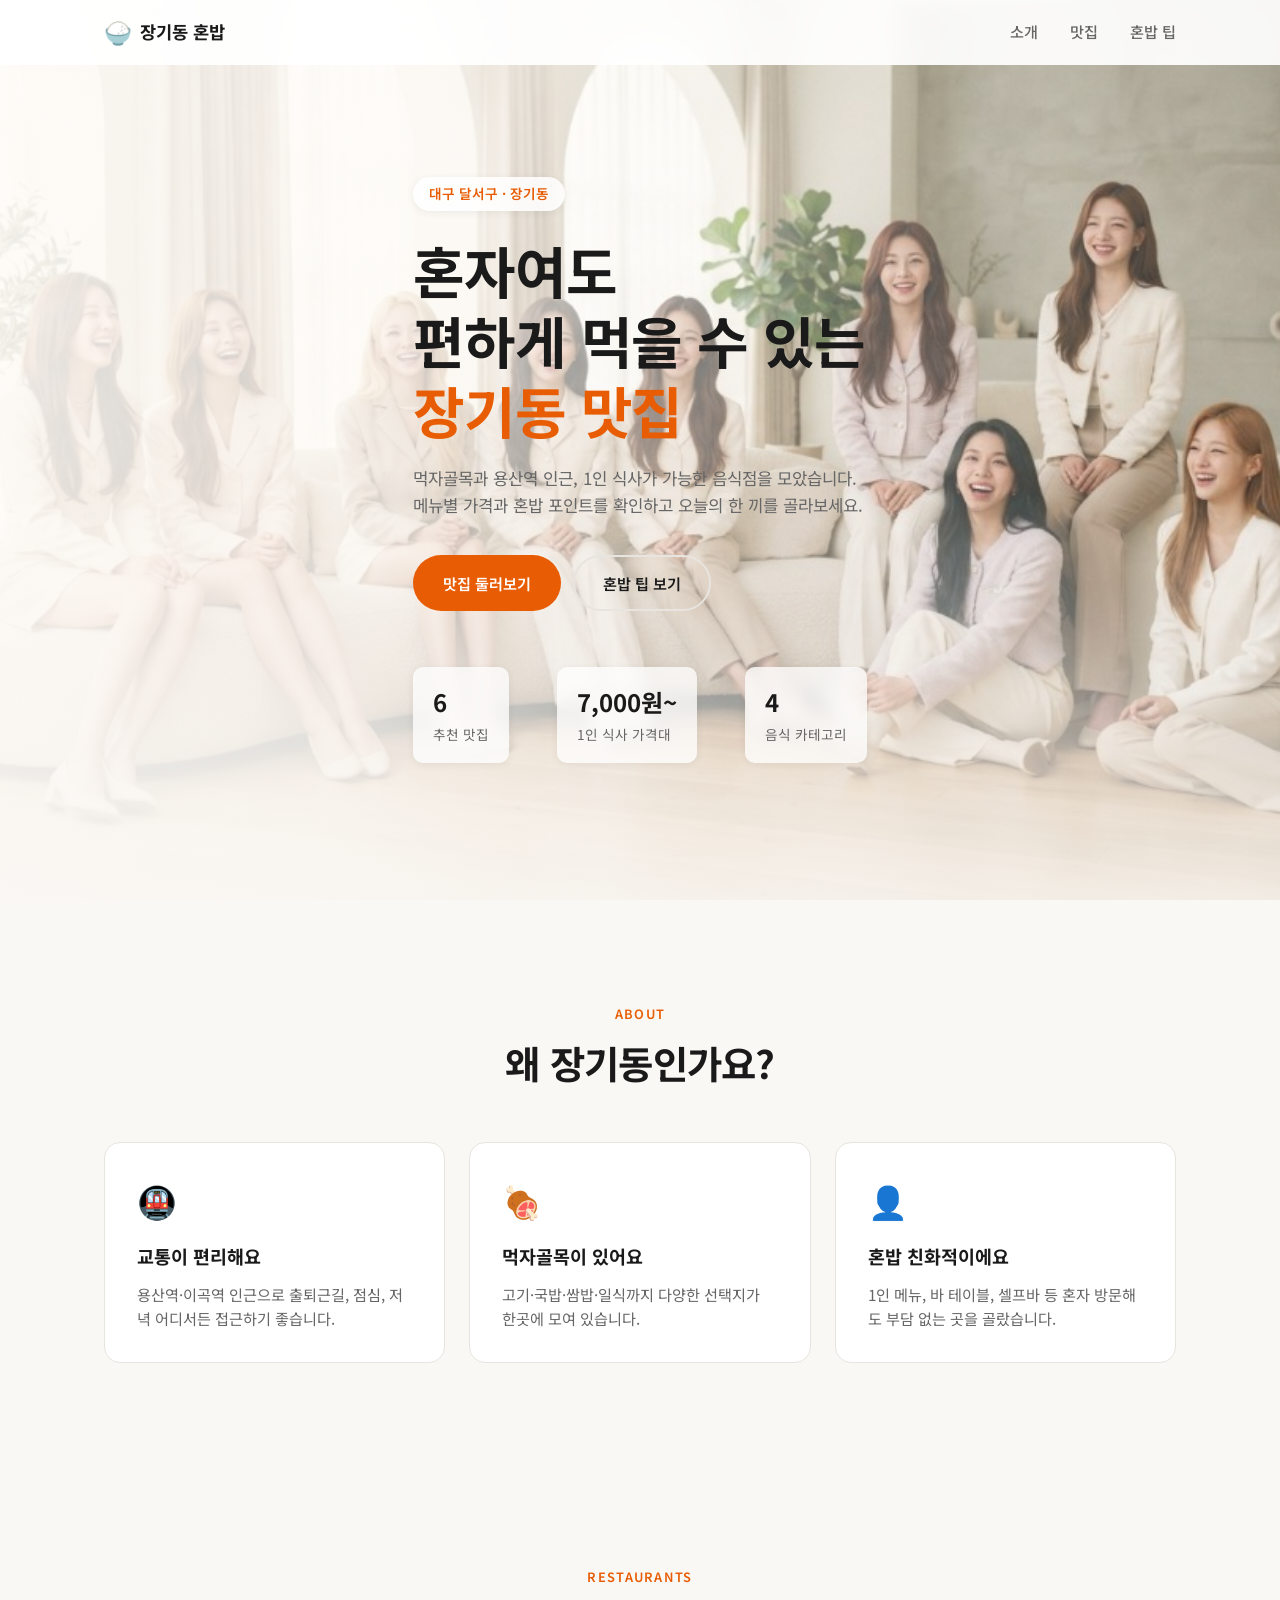
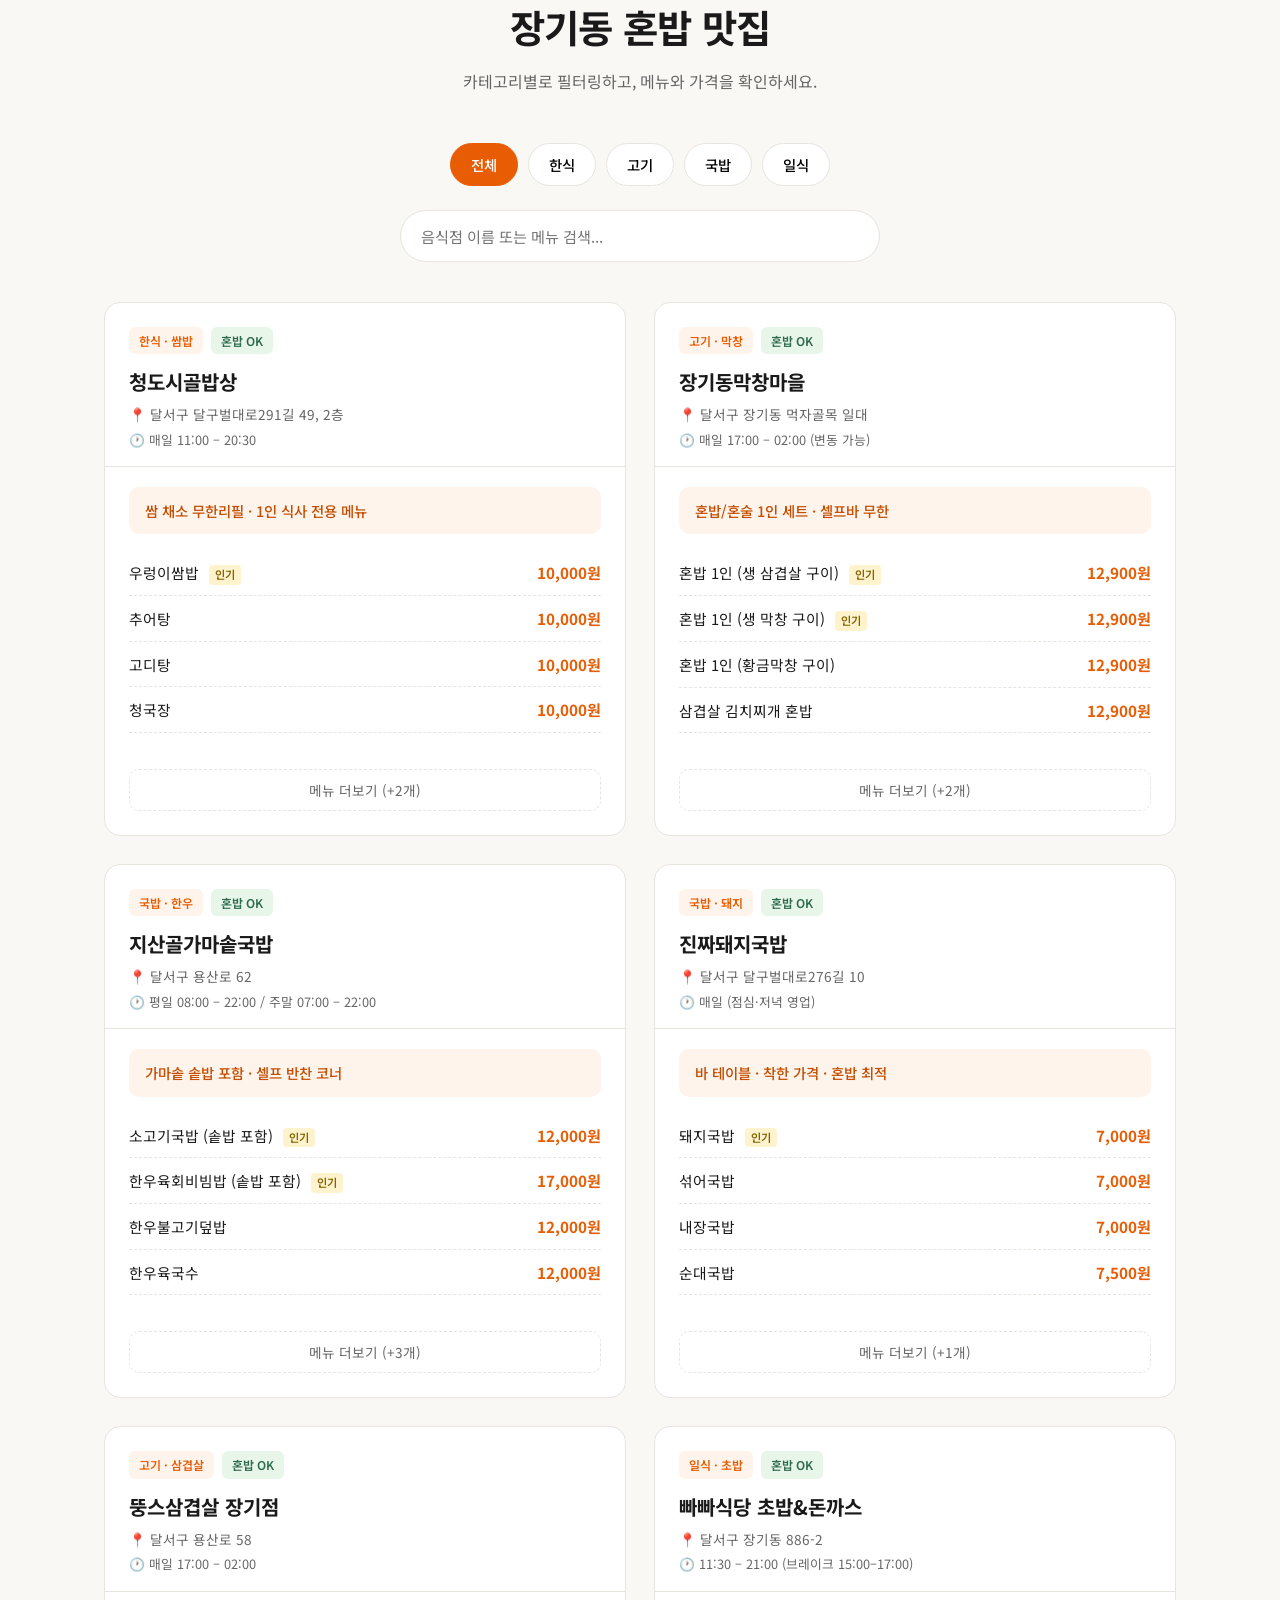
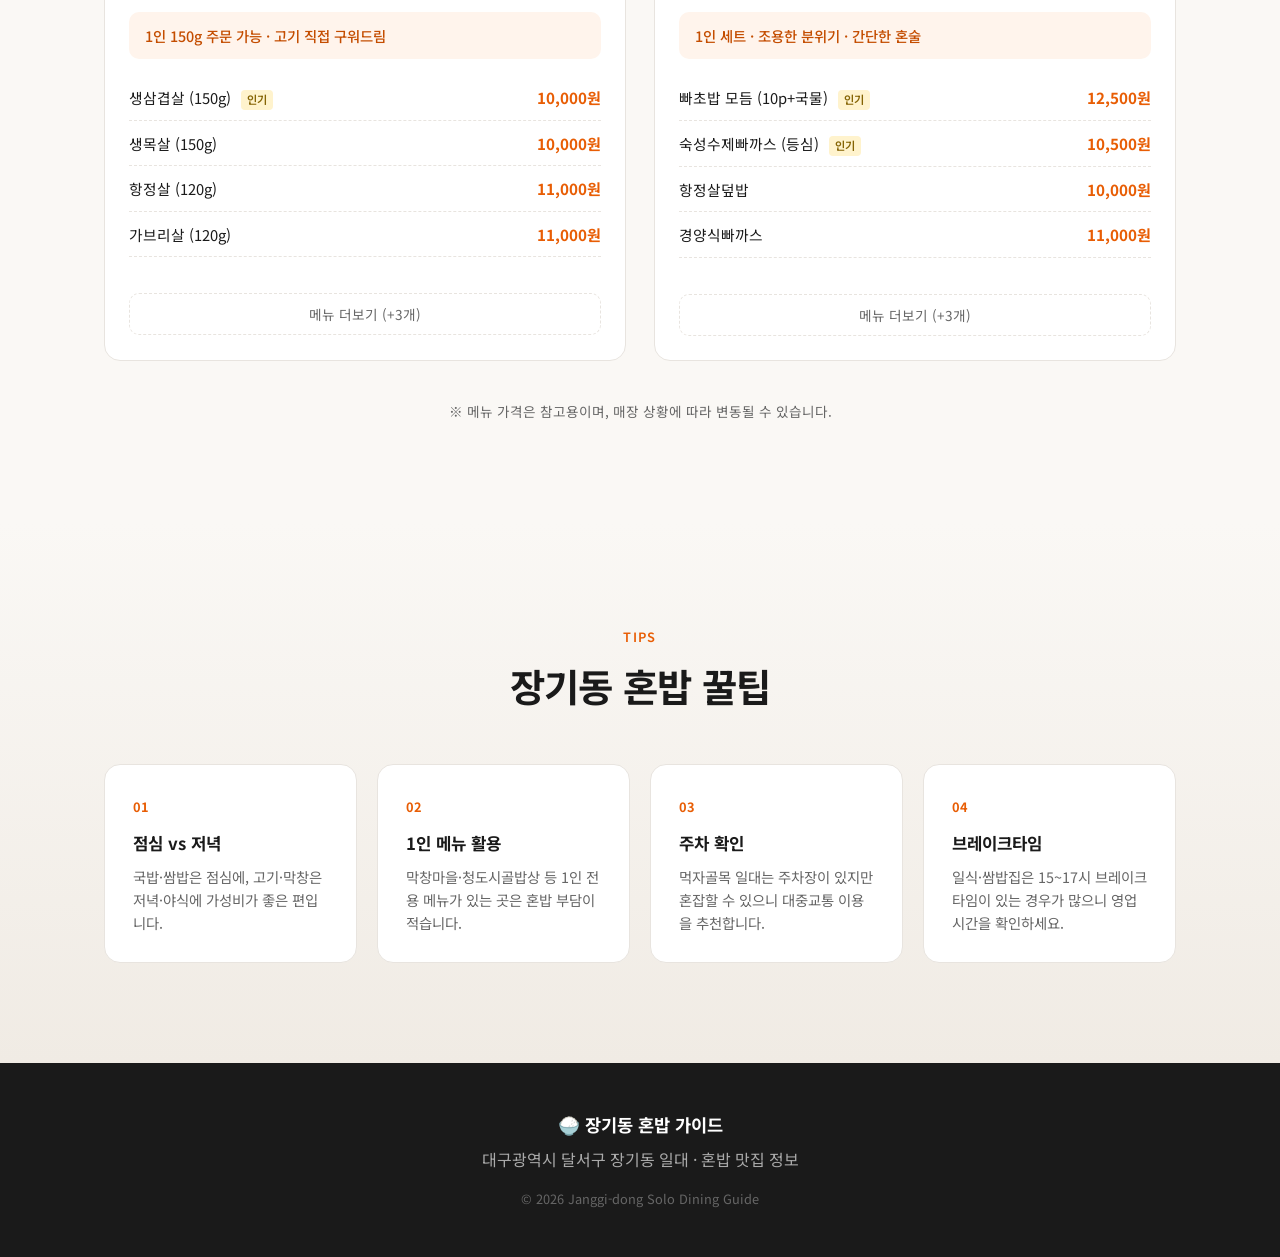
<file: index.html>
<!DOCTYPE html>
<html lang="ko">
<head>
  <meta charset="UTF-8">
  <meta name="viewport" content="width=device-width, initial-scale=1.0">
  <meta name="description" content="대구 달서구 장기동 근처 혼밥하기 좋은 음식점과 메뉴 가격을 한눈에 확인하세요.">
  <title>장기동 혼밥 맛집 가이드 | 대구 달서구</title>
  <link rel="preconnect" href="https://fonts.googleapis.com">
  <link rel="preconnect" href="https://fonts.gstatic.com" crossorigin>
  <link href="https://fonts.googleapis.com/css2?family=Noto+Sans+KR:wght@400;500;600;700&display=swap" rel="stylesheet">
  <link rel="stylesheet" href="css/style.css">
</head>
<body>
  <header class="header" id="header">
    <nav class="nav container">
      <a href="#" class="logo">
        <span class="logo-icon">🍚</span>
        <span>장기동 혼밥</span>
      </a>
      <button class="nav-toggle" id="navToggle" aria-label="메뉴 열기">
        <span></span>
        <span></span>
        <span></span>
      </button>
      <ul class="nav-links" id="navLinks">
        <li><a href="#about">소개</a></li>
        <li><a href="#restaurants">맛집</a></li>
        <li><a href="#tips">혼밥 팁</a></li>
      </ul>
    </nav>
  </header>

  <main>
    <section class="hero">
      <div class="hero-bg"></div>
      <div class="container hero-content">
        <p class="hero-badge">대구 달서구 · 장기동</p>
        <h1>혼자여도<br>편하게 먹을 수 있는<br><em>장기동 맛집</em></h1>
        <p class="hero-desc">
          먹자골목과 용산역 인근, 1인 식사가 가능한 음식점을 모았습니다.<br>
          메뉴별 가격과 혼밥 포인트를 확인하고 오늘의 한 끼를 골라보세요.
        </p>
        <div class="hero-actions">
          <a href="#restaurants" class="btn btn-primary">맛집 둘러보기</a>
          <a href="#tips" class="btn btn-outline">혼밥 팁 보기</a>
        </div>
        <div class="hero-stats">
          <div class="stat">
            <strong>6</strong>
            <span>추천 맛집</span>
          </div>
          <div class="stat">
            <strong>7,000원~</strong>
            <span>1인 식사 가격대</span>
          </div>
          <div class="stat">
            <strong>4</strong>
            <span>음식 카테고리</span>
          </div>
        </div>
      </div>
    </section>

    <section class="about section" id="about">
      <div class="container">
        <div class="section-header">
          <span class="section-label">About</span>
          <h2>왜 장기동인가요?</h2>
        </div>
        <div class="about-grid">
          <article class="about-card">
            <div class="about-icon">🚇</div>
            <h3>교통이 편리해요</h3>
            <p>용산역·이곡역 인근으로 출퇴근길, 점심, 저녁 어디서든 접근하기 좋습니다.</p>
          </article>
          <article class="about-card">
            <div class="about-icon">🍖</div>
            <h3>먹자골목이 있어요</h3>
            <p>고기·국밥·쌈밥·일식까지 다양한 선택지가 한곳에 모여 있습니다.</p>
          </article>
          <article class="about-card">
            <div class="about-icon">👤</div>
            <h3>혼밥 친화적이에요</h3>
            <p>1인 메뉴, 바 테이블, 셀프바 등 혼자 방문해도 부담 없는 곳을 골랐습니다.</p>
          </article>
        </div>
      </div>
    </section>

    <section class="restaurants section" id="restaurants">
      <div class="container">
        <div class="section-header">
          <span class="section-label">Restaurants</span>
          <h2>장기동 혼밥 맛집</h2>
          <p class="section-desc">카테고리별로 필터링하고, 메뉴와 가격을 확인하세요.</p>
        </div>

        <div class="filter-bar" role="tablist" aria-label="음식 카테고리 필터">
          <button class="filter-btn active" data-filter="all" role="tab" aria-selected="true">전체</button>
          <button class="filter-btn" data-filter="korean" role="tab" aria-selected="false">한식</button>
          <button class="filter-btn" data-filter="meat" role="tab" aria-selected="false">고기</button>
          <button class="filter-btn" data-filter="soup" role="tab" aria-selected="false">국밥</button>
          <button class="filter-btn" data-filter="japanese" role="tab" aria-selected="false">일식</button>
        </div>

        <div class="search-box">
          <input type="search" id="searchInput" placeholder="음식점 이름 또는 메뉴 검색..." aria-label="음식점 검색">
        </div>

        <div class="restaurant-grid" id="restaurantGrid"></div>

        <p class="price-notice">※ 메뉴 가격은 참고용이며, 매장 상황에 따라 변동될 수 있습니다.</p>
      </div>
    </section>

    <section class="tips section" id="tips">
      <div class="container">
        <div class="section-header">
          <span class="section-label">Tips</span>
          <h2>장기동 혼밥 꿀팁</h2>
        </div>
        <div class="tips-grid">
          <article class="tip-card">
            <span class="tip-num">01</span>
            <h3>점심 vs 저녁</h3>
            <p>국밥·쌈밥은 점심에, 고기·막창은 저녁·야식에 가성비가 좋은 편입니다.</p>
          </article>
          <article class="tip-card">
            <span class="tip-num">02</span>
            <h3>1인 메뉴 활용</h3>
            <p>막창마을·청도시골밥상 등 1인 전용 메뉴가 있는 곳은 혼밥 부담이 적습니다.</p>
          </article>
          <article class="tip-card">
            <span class="tip-num">03</span>
            <h3>주차 확인</h3>
            <p>먹자골목 일대는 주차장이 있지만 혼잡할 수 있으니 대중교통 이용을 추천합니다.</p>
          </article>
          <article class="tip-card">
            <span class="tip-num">04</span>
            <h3>브레이크타임</h3>
            <p>일식·쌈밥집은 15~17시 브레이크타임이 있는 경우가 많으니 영업시간을 확인하세요.</p>
          </article>
        </div>
      </div>
    </section>
  </main>

  <footer class="footer">
    <div class="container footer-inner">
      <p class="footer-logo">🍚 장기동 혼밥 가이드</p>
      <p>대구광역시 달서구 장기동 일대 · 혼밥 맛집 정보</p>
      <p class="footer-copy">&copy; 2026 Janggi-dong Solo Dining Guide</p>
    </div>
  </footer>

  <button class="scroll-top" id="scrollTop" aria-label="맨 위로">↑</button>

  <script src="js/main.js"></script>
</body>
</html>
</file>
<file: css/style.css>
/* ===== Reset & Base ===== */
*, *::before, *::after {
  box-sizing: border-box;
  margin: 0;
  padding: 0;
}

:root {
  --color-primary: #e85d04;
  --color-primary-dark: #c44d00;
  --color-primary-light: #fff4ec;
  --color-accent: #2d6a4f;
  --color-bg: #faf8f5;
  --color-surface: #ffffff;
  --color-text: #1a1a1a;
  --color-text-muted: #666;
  --color-border: #e8e4df;
  --shadow-sm: 0 2px 8px rgba(0, 0, 0, 0.06);
  --shadow-md: 0 8px 24px rgba(0, 0, 0, 0.1);
  --shadow-lg: 0 16px 48px rgba(0, 0, 0, 0.12);
  --radius: 16px;
  --radius-sm: 10px;
  --font: 'Noto Sans KR', -apple-system, BlinkMacSystemFont, sans-serif;
  --transition: 0.25s ease;
}

html {
  scroll-behavior: smooth;
}

body {
  font-family: var(--font);
  background: var(--color-bg);
  color: var(--color-text);
  line-height: 1.6;
  overflow-x: hidden;
}

.container {
  max-width: 1120px;
  margin: 0 auto;
  padding: 0 24px;
}

a {
  text-decoration: none;
  color: inherit;
}

img {
  max-width: 100%;
  display: block;
}

/* ===== Header ===== */
.header {
  position: fixed;
  top: 0;
  left: 0;
  right: 0;
  z-index: 1000;
  background: rgba(255, 255, 255, 0.92);
  backdrop-filter: blur(12px);
  border-bottom: 1px solid transparent;
  transition: border-color var(--transition), box-shadow var(--transition);
}

.header.scrolled {
  border-color: var(--color-border);
  box-shadow: var(--shadow-sm);
}

.nav {
  display: flex;
  align-items: center;
  justify-content: space-between;
  height: 64px;
}

.logo {
  display: flex;
  align-items: center;
  gap: 8px;
  font-weight: 700;
  font-size: 1.1rem;
}

.logo-icon {
  font-size: 1.4rem;
}

.nav-links {
  display: flex;
  list-style: none;
  gap: 32px;
}

.nav-links a {
  font-size: 0.95rem;
  font-weight: 500;
  color: var(--color-text-muted);
  transition: color var(--transition);
}

.nav-links a:hover {
  color: var(--color-primary);
}

.nav-toggle {
  display: none;
  flex-direction: column;
  gap: 5px;
  background: none;
  border: none;
  cursor: pointer;
  padding: 4px;
}

.nav-toggle span {
  display: block;
  width: 24px;
  height: 2px;
  background: var(--color-text);
  transition: var(--transition);
}

/* ===== Hero ===== */
.hero {
  position: relative;
  min-height: 100vh;
  display: flex;
  align-items: center;
  padding: 120px 0 80px;
  overflow: hidden;
}

.hero-bg {
  position: absolute;
  inset: 0;
  background:
    linear-gradient(
      105deg,
      rgba(255, 252, 248, 0.92) 0%,
      rgba(255, 252, 248, 0.78) 35%,
      rgba(255, 252, 248, 0.35) 60%,
      rgba(255, 252, 248, 0.1) 100%
    ),
    url('../images/hero-bg.png') center center / cover no-repeat;
}

.hero-bg::after {
  content: '';
  position: absolute;
  inset: 0;
  background: linear-gradient(
    to bottom,
    transparent 55%,
    rgba(250, 248, 245, 0.85) 100%
  );
  pointer-events: none;
}

.hero-content {
  position: relative;
  z-index: 1;
  max-width: 560px;
}

.hero-badge {
  display: inline-block;
  padding: 6px 16px;
  background: rgba(255, 255, 255, 0.85);
  backdrop-filter: blur(8px);
  color: var(--color-primary);
  border-radius: 100px;
  font-size: 0.85rem;
  font-weight: 600;
  margin-bottom: 24px;
  box-shadow: var(--shadow-sm);
}

.hero h1 {
  font-size: clamp(2.2rem, 5vw, 3.5rem);
  font-weight: 700;
  line-height: 1.25;
  margin-bottom: 20px;
  letter-spacing: -0.02em;
}

.hero h1 em {
  font-style: normal;
  color: var(--color-primary);
}

.hero-desc {
  font-size: 1.05rem;
  color: var(--color-text-muted);
  max-width: 520px;
  margin-bottom: 36px;
}

.hero-actions {
  display: flex;
  gap: 12px;
  flex-wrap: wrap;
  margin-bottom: 56px;
}

.btn {
  display: inline-flex;
  align-items: center;
  justify-content: center;
  padding: 14px 28px;
  border-radius: 100px;
  font-size: 0.95rem;
  font-weight: 600;
  font-family: var(--font);
  cursor: pointer;
  border: 2px solid transparent;
  transition: all var(--transition);
}

.btn-primary {
  background: var(--color-primary);
  color: #fff;
}

.btn-primary:hover {
  background: var(--color-primary-dark);
  transform: translateY(-2px);
  box-shadow: 0 8px 20px rgba(232, 93, 4, 0.35);
}

.btn-outline {
  background: transparent;
  border-color: var(--color-border);
  color: var(--color-text);
}

.btn-outline:hover {
  border-color: var(--color-primary);
  color: var(--color-primary);
}

.hero-stats {
  display: flex;
  gap: 48px;
  flex-wrap: wrap;
}

.stat {
  padding: 16px 20px;
  background: rgba(255, 255, 255, 0.75);
  backdrop-filter: blur(8px);
  border-radius: var(--radius-sm);
  box-shadow: var(--shadow-sm);
}

.stat strong {
  display: block;
  font-size: 1.5rem;
  font-weight: 700;
  color: var(--color-text);
}

.stat span {
  font-size: 0.85rem;
  color: var(--color-text-muted);
}

/* ===== Sections ===== */
.section {
  padding: 100px 0;
}

.section-header {
  text-align: center;
  margin-bottom: 48px;
}

.section-label {
  display: inline-block;
  font-size: 0.8rem;
  font-weight: 600;
  text-transform: uppercase;
  letter-spacing: 0.1em;
  color: var(--color-primary);
  margin-bottom: 8px;
}

.section-header h2 {
  font-size: clamp(1.8rem, 3vw, 2.4rem);
  font-weight: 700;
  letter-spacing: -0.02em;
}

.section-desc {
  margin-top: 12px;
  color: var(--color-text-muted);
}

/* ===== About ===== */
.about-grid {
  display: grid;
  grid-template-columns: repeat(auto-fit, minmax(280px, 1fr));
  gap: 24px;
}

.about-card {
  background: var(--color-surface);
  padding: 32px;
  border-radius: var(--radius);
  border: 1px solid var(--color-border);
  transition: transform var(--transition), box-shadow var(--transition);
}

.about-card:hover {
  transform: translateY(-4px);
  box-shadow: var(--shadow-md);
}

.about-icon {
  font-size: 2rem;
  margin-bottom: 16px;
}

.about-card h3 {
  font-size: 1.15rem;
  margin-bottom: 10px;
}

.about-card p {
  font-size: 0.95rem;
  color: var(--color-text-muted);
}

/* ===== Filter & Search ===== */
.filter-bar {
  display: flex;
  flex-wrap: wrap;
  gap: 10px;
  justify-content: center;
  margin-bottom: 24px;
}

.filter-btn {
  padding: 10px 20px;
  border: 1px solid var(--color-border);
  border-radius: 100px;
  background: var(--color-surface);
  font-family: var(--font);
  font-size: 0.9rem;
  font-weight: 500;
  cursor: pointer;
  transition: all var(--transition);
}

.filter-btn:hover {
  border-color: var(--color-primary);
  color: var(--color-primary);
}

.filter-btn.active {
  background: var(--color-primary);
  border-color: var(--color-primary);
  color: #fff;
}

.search-box {
  max-width: 480px;
  margin: 0 auto 40px;
}

.search-box input {
  width: 100%;
  padding: 14px 20px;
  border: 1px solid var(--color-border);
  border-radius: 100px;
  font-family: var(--font);
  font-size: 0.95rem;
  background: var(--color-surface);
  transition: border-color var(--transition), box-shadow var(--transition);
}

.search-box input:focus {
  outline: none;
  border-color: var(--color-primary);
  box-shadow: 0 0 0 3px rgba(232, 93, 4, 0.15);
}

/* ===== Restaurant Cards ===== */
.restaurant-grid {
  display: grid;
  grid-template-columns: repeat(auto-fill, minmax(340px, 1fr));
  gap: 28px;
}

.restaurant-card {
  background: var(--color-surface);
  border-radius: var(--radius);
  border: 1px solid var(--color-border);
  overflow: hidden;
  transition: transform var(--transition), box-shadow var(--transition), opacity var(--transition);
  animation: fadeInUp 0.5s ease backwards;
}

.restaurant-card.hidden {
  display: none;
}

.restaurant-card:hover {
  transform: translateY(-6px);
  box-shadow: var(--shadow-lg);
}

@keyframes fadeInUp {
  from {
    opacity: 0;
    transform: translateY(20px);
  }
  to {
    opacity: 1;
    transform: translateY(0);
  }
}

.card-header {
  padding: 24px 24px 16px;
  border-bottom: 1px solid var(--color-border);
}

.card-tags {
  display: flex;
  gap: 8px;
  flex-wrap: wrap;
  margin-bottom: 12px;
}

.tag {
  padding: 4px 10px;
  border-radius: 6px;
  font-size: 0.75rem;
  font-weight: 600;
}

.tag-category {
  background: var(--color-primary-light);
  color: var(--color-primary);
}

.tag-solo {
  background: #e8f5e9;
  color: var(--color-accent);
}

.card-header h3 {
  font-size: 1.25rem;
  font-weight: 700;
  margin-bottom: 6px;
}

.card-address {
  font-size: 0.85rem;
  color: var(--color-text-muted);
  margin-bottom: 4px;
}

.card-hours {
  font-size: 0.8rem;
  color: var(--color-text-muted);
}

.card-body {
  padding: 20px 24px;
}

.card-highlight {
  background: var(--color-primary-light);
  padding: 12px 16px;
  border-radius: var(--radius-sm);
  font-size: 0.9rem;
  margin-bottom: 16px;
  color: var(--color-primary-dark);
  font-weight: 500;
}

.menu-list {
  list-style: none;
}

.menu-list li {
  display: flex;
  justify-content: space-between;
  align-items: baseline;
  padding: 10px 0;
  border-bottom: 1px dashed var(--color-border);
  gap: 12px;
}

.menu-list li:last-child {
  border-bottom: none;
}

.menu-name {
  font-size: 0.92rem;
  flex: 1;
}

.menu-name .popular {
  display: inline-block;
  margin-left: 6px;
  padding: 1px 6px;
  background: #fff3cd;
  color: #856404;
  border-radius: 4px;
  font-size: 0.7rem;
  font-weight: 600;
}

.menu-price {
  font-weight: 700;
  color: var(--color-primary);
  white-space: nowrap;
  font-size: 0.95rem;
}

.card-footer {
  padding: 16px 24px 24px;
}

.toggle-menu {
  width: 100%;
  padding: 10px;
  background: none;
  border: 1px dashed var(--color-border);
  border-radius: var(--radius-sm);
  font-family: var(--font);
  font-size: 0.85rem;
  color: var(--color-text-muted);
  cursor: pointer;
  transition: all var(--transition);
}

.toggle-menu:hover {
  border-color: var(--color-primary);
  color: var(--color-primary);
}

.menu-list.collapsed li:nth-child(n+5) {
  display: none;
}

.price-notice {
  text-align: center;
  margin-top: 40px;
  font-size: 0.85rem;
  color: var(--color-text-muted);
}

/* ===== Tips ===== */
.tips {
  background: linear-gradient(180deg, var(--color-bg) 0%, #f0ebe4 100%);
}

.tips-grid {
  display: grid;
  grid-template-columns: repeat(auto-fit, minmax(240px, 1fr));
  gap: 20px;
}

.tip-card {
  background: var(--color-surface);
  padding: 28px;
  border-radius: var(--radius);
  border: 1px solid var(--color-border);
}

.tip-num {
  display: inline-block;
  font-size: 0.8rem;
  font-weight: 700;
  color: var(--color-primary);
  margin-bottom: 12px;
}

.tip-card h3 {
  font-size: 1.05rem;
  margin-bottom: 8px;
}

.tip-card p {
  font-size: 0.9rem;
  color: var(--color-text-muted);
}

/* ===== Footer ===== */
.footer {
  background: #1a1a1a;
  color: #aaa;
  padding: 48px 0;
  text-align: center;
}

.footer-logo {
  font-size: 1.1rem;
  font-weight: 700;
  color: #fff;
  margin-bottom: 8px;
}

.footer-copy {
  margin-top: 16px;
  font-size: 0.8rem;
  color: #666;
}

/* ===== Scroll Top ===== */
.scroll-top {
  position: fixed;
  bottom: 32px;
  right: 32px;
  width: 48px;
  height: 48px;
  border-radius: 50%;
  background: var(--color-primary);
  color: #fff;
  border: none;
  font-size: 1.2rem;
  cursor: pointer;
  box-shadow: var(--shadow-md);
  opacity: 0;
  visibility: hidden;
  transform: translateY(16px);
  transition: all var(--transition);
  z-index: 999;
}

.scroll-top.visible {
  opacity: 1;
  visibility: visible;
  transform: translateY(0);
}

.scroll-top:hover {
  background: var(--color-primary-dark);
  transform: translateY(-4px);
}

/* ===== Responsive ===== */
@media (max-width: 768px) {
  .nav-toggle {
    display: flex;
  }

  .nav-links {
    position: fixed;
    top: 64px;
    left: 0;
    right: 0;
    background: var(--color-surface);
    flex-direction: column;
    padding: 24px;
    gap: 16px;
    border-bottom: 1px solid var(--color-border);
    transform: translateY(-120%);
    opacity: 0;
    visibility: hidden;
    transition: all var(--transition);
  }

  .nav-links.open {
    transform: translateY(0);
    opacity: 1;
    visibility: visible;
  }

  .hero-stats {
    gap: 16px;
  }

  .hero-bg {
    background:
      linear-gradient(
        180deg,
        rgba(255, 252, 248, 0.94) 0%,
        rgba(255, 252, 248, 0.88) 45%,
        rgba(255, 252, 248, 0.55) 100%
      ),
      url('../images/hero-bg.png') center 30% / cover no-repeat;
  }

  .hero-content {
    max-width: 100%;
  }

  .stat {
    flex: 1;
    min-width: 90px;
  }

  .restaurant-grid {
    grid-template-columns: 1fr;
  }

  .section {
    padding: 72px 0;
  }
}
</file>
